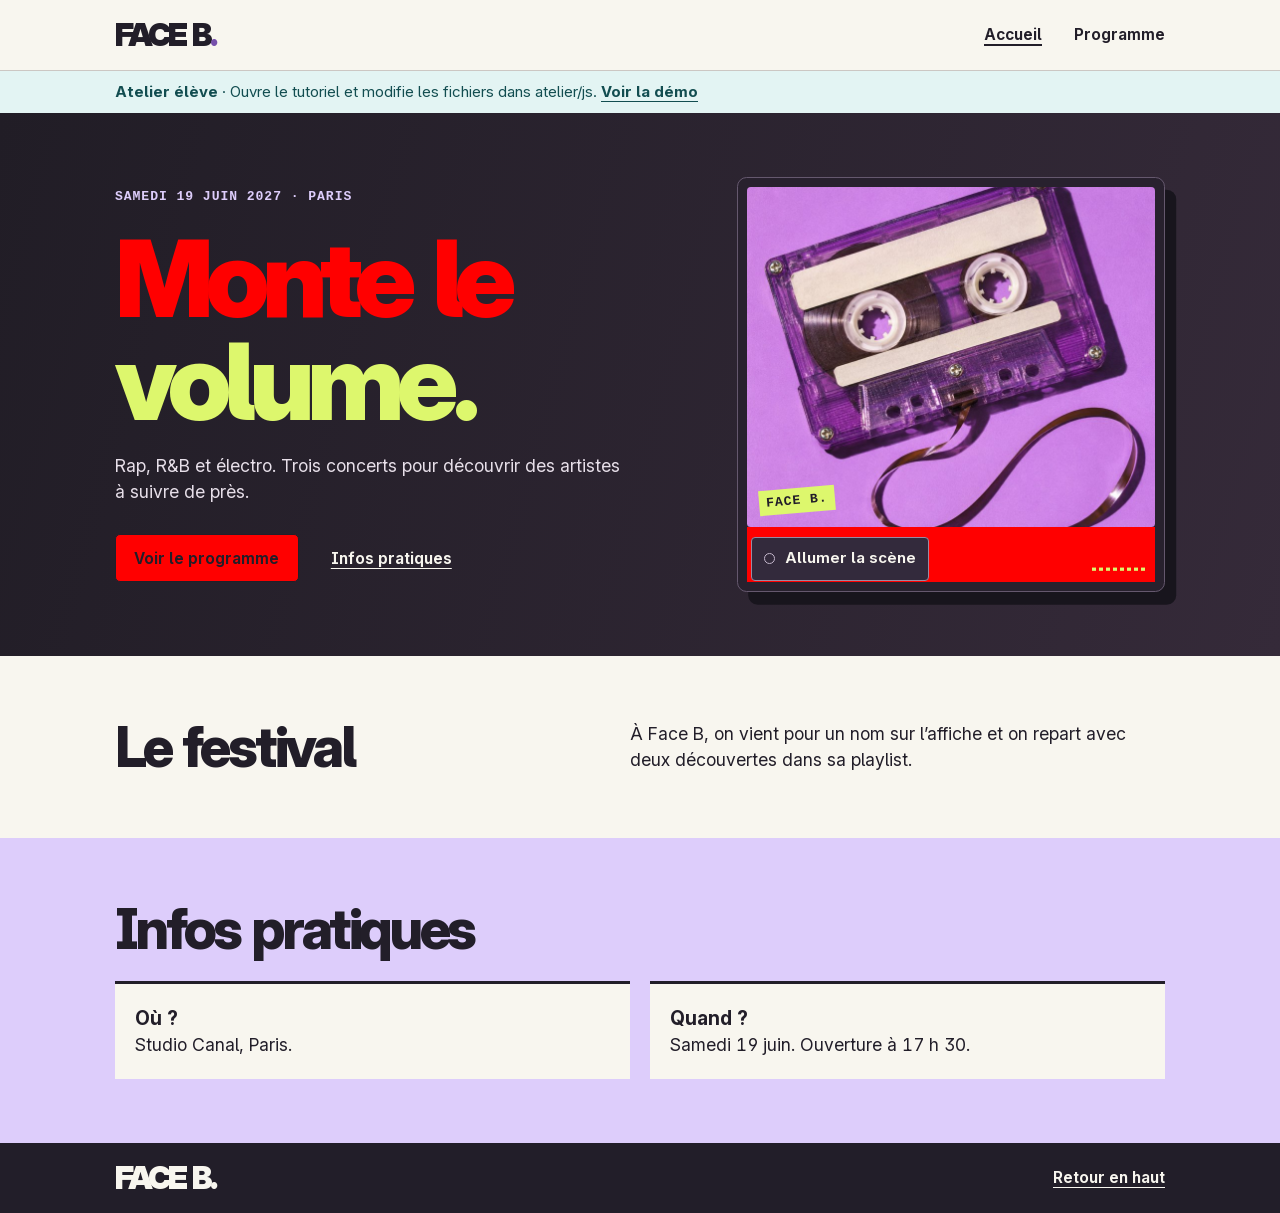
<file: index.html>
<!doctype html>
<html lang="fr">
<head>
  <meta charset="utf-8">
  <meta name="viewport" content="width=device-width, initial-scale=1">
  <title>Atelier · Accueil | Face B</title>
  <link rel="stylesheet" href="style.css">
  <script src="js/scene.js" defer></script>
</head>
<body>
  <a class="evitement" href="#contenu">Aller au contenu</a>
  <header id="haut">
    <div class="conteneur barre">
      <a class="marque" href="index.html" aria-label="Face B, accueil">FACE B<span>.</span></a>
      <nav aria-label="Menu principal">
        <a href="index.html" aria-current="page">Accueil</a>
        <a href="programme.html">Programme</a>
      </nav>
    </div>
  </header>
  <main id="contenu">
    <div class="bande-atelier"><div class="conteneur"><strong>Atelier élève</strong> · Ouvre le tutoriel et modifie les fichiers dans atelier/js. <a href="../index.html">Voir la démo</a></div></div>
    <!-- Bloc scène : début -->
    <section class="hero" id="scene">
      <div class="conteneur couverture">
        <div class="intro">
          <p class="repere">Samedi 19 juin 2027 · Paris</p>
          <h1>Monte le<br><em>volume.</em></h1>
          <p>Rap, R&amp;B et électro. Trois concerts pour découvrir des artistes à suivre de près.</p>
          <div class="actions">
            <a class="bouton principal" href="programme.html">Voir le programme</a>
            <a href="#infos">Infos pratiques</a>
          </div>
        </div>
        <figure class="platine">
          <div class="pochette">
            <img src="assets/cassette.jpg" width="820" height="820" alt="Cassette audio violette, ruban déroulé">
            <div class="faisceau" aria-hidden="true"></div>
            <span class="etiquette">FACE B.</span>
          </div>
          <figcaption>
            <button id="interrupteur" class="interrupteur" type="button" aria-pressed="false">
              <span class="voyant" aria-hidden="true"></span>
              <span id="libelle-scene">Allumer la scène</span>
            </button>
            <span class="niveaux" aria-hidden="true"><i></i><i></i><i></i><i></i><i></i><i></i><i></i><i></i></span>
          </figcaption>
          <div role="status" id="essai-scene" class="retour-essai"></div>
        </figure>
      </div>
    </section>
    <!-- Bloc scène : fin -->
    <section class="presentation">
      <div class="conteneur bloc-editorial">
        <h2>Le festival</h2>
        <p>À Face B, on vient pour un nom sur l’affiche et on repart avec deux découvertes dans sa playlist.</p>
      </div>
    </section>
    <section class="lilas" id="infos">
      <div class="conteneur">
        <h2>Infos pratiques</h2>
        <div class="cartes">
          <div class="carte"><h3>Où ?</h3><p>Studio Canal, Paris.</p></div>
          <div class="carte"><h3>Quand ?</h3><p>Samedi 19 juin. Ouverture à 17 h 30.</p></div>
        </div>
      </div>
    </section>
  </main>
  <footer>
    <div class="conteneur barre"><p class="marque">FACE B.</p><a href="#haut">Retour en haut</a></div>
  </footer>
</body>
</html>
</file>
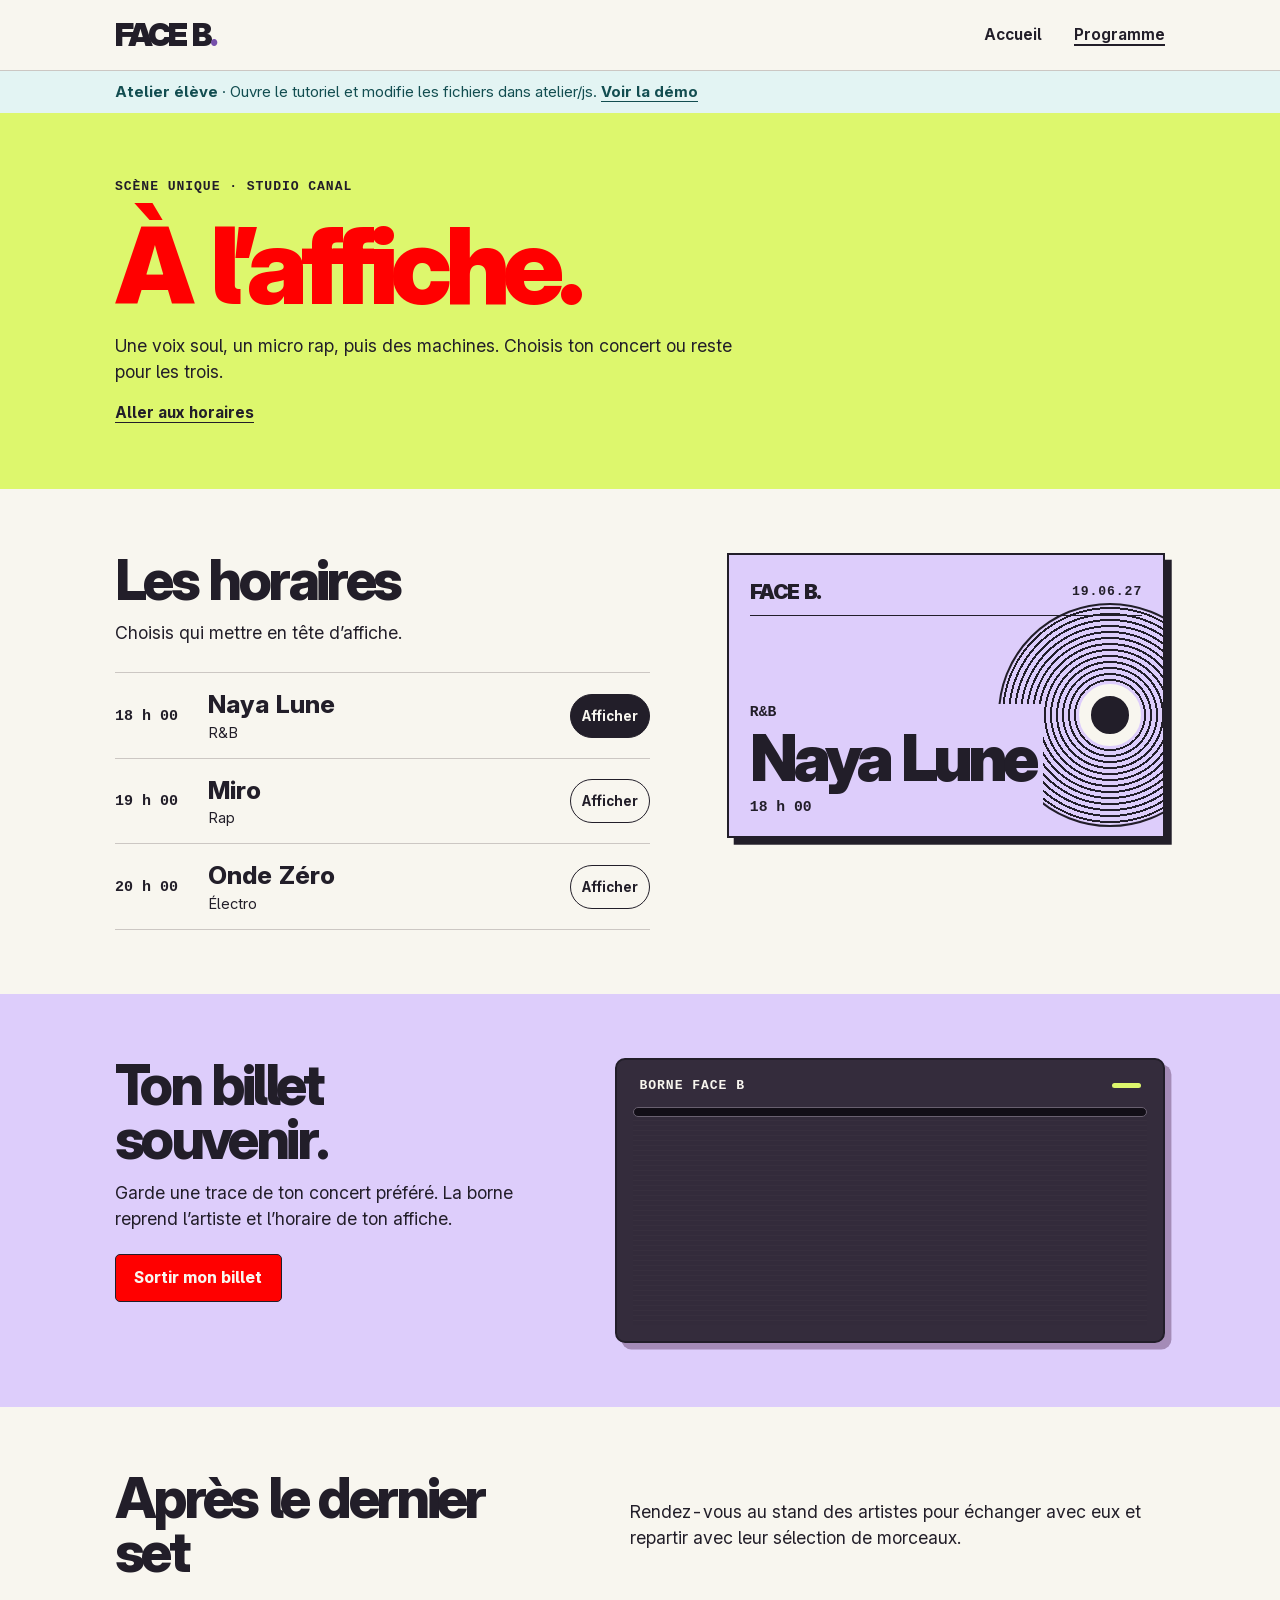
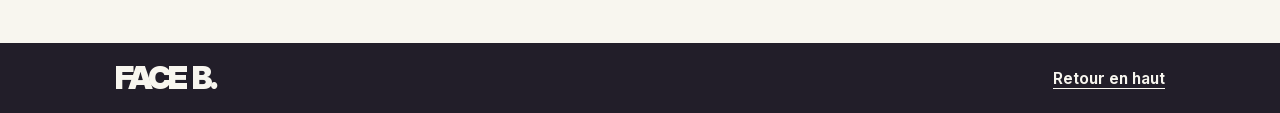
<file: programme.html>
<!doctype html>
<html lang="fr">
<head>
  <meta charset="utf-8">
  <meta name="viewport" content="width=device-width, initial-scale=1">
  <title>Atelier · Programme | Face B</title>
  <link rel="stylesheet" href="style.css">
  <script src="js/affiche.js" defer></script>
  <script src="js/billet.js" defer></script>
</head>
<body>
  <a class="evitement" href="#contenu">Aller au contenu</a>
  <header id="haut">
    <div class="conteneur barre">
      <a class="marque" href="index.html" aria-label="Face B, accueil">FACE B<span>.</span></a>
      <nav aria-label="Menu principal">
        <a href="index.html">Accueil</a>
        <a href="programme.html" aria-current="page">Programme</a>
      </nav>
    </div>
  </header>
  <main id="contenu">
    <div class="bande-atelier"><div class="conteneur"><strong>Atelier élève</strong> · Ouvre le tutoriel et modifie les fichiers dans atelier/js. <a href="../programme.html">Voir la démo</a></div></div>
    <section class="citron">
      <div class="conteneur">
        <p class="repere">Scène unique · Studio Canal</p>
        <h1>À l’affiche.</h1>
        <p>Une voix soul, un micro rap, puis des machines. Choisis ton concert ou reste pour les trois.</p>
        <a class="lien-horaires" href="#horaires">Aller aux horaires</a>
      </div>
    </section>
    <!-- Bloc horaires + borne : début -->
    <section id="horaires">
      <div class="conteneur grille-programme">
        <div>
          <h2>Les horaires</h2>
          <p class="aide">Choisis qui mettre en tête d’affiche.</p>
          <div role="status" id="essai-affiche" class="retour-essai"></div>
          <div class="horaires">
            <p class="concert" data-visuel="lune">
              <strong>18 h 00</strong> <span class="artiste">Naya Lune</span> <small>R&amp;B</small>
              <button class="choisir" type="button" aria-label="Afficher Naya Lune" aria-pressed="true">Afficher</button>
            </p>
            <p class="concert" data-visuel="miro">
              <strong>19 h 00</strong> <span class="artiste">Miro</span> <small>Rap</small>
              <button class="choisir" type="button" aria-label="Afficher Miro" aria-pressed="false">Afficher</button>
            </p>
            <p class="concert" data-visuel="onde">
              <strong>20 h 00</strong> <span class="artiste">Onde Zéro</span> <small>Électro</small>
              <button class="choisir" type="button" aria-label="Afficher Onde Zéro" aria-pressed="false">Afficher</button>
            </p>
          </div>
        </div>
        <div class="affiche" id="affiche" data-visuel="lune" aria-live="polite" aria-atomic="true">
          <div class="bord-affiche"><b>FACE B.</b><span>19.06.27</span></div>
          <div class="disque" aria-hidden="true"></div>
          <div class="texte-affiche">
            <p id="genre-affiche">R&amp;B</p>
            <p id="artiste-affiche">Naya Lune</p>
            <p id="heure-affiche">18 h 00</p>
          </div>
        </div>
      </div>
    </section>
    <section class="lilas" id="billetterie">
      <div class="conteneur grille-billet">
        <div>
          <h2>Ton billet<br>souvenir.</h2>
          <p>Garde une trace de ton concert préféré. La borne reprend l’artiste et l’horaire de ton affiche.</p>
          <button class="bouton encre" id="sortir-billet" type="button">Sortir mon billet</button>
          <div role="status" id="essai-billet" class="retour-essai"></div>
          <p id="etat-billet" class="lecture-seule" role="status"></p>
        </div>
        <div class="imprimante">
          <div class="capot"><span>Borne Face B</span><span class="temoin" aria-hidden="true"></span></div>
          <div class="fente" aria-hidden="true"></div>
          <div id="sortie" class="sortie"></div>
        </div>
      </div>
      <template id="modele-billet">
        <article class="billet">
          <div class="talon"><strong>FACE B.</strong><span>Billet souvenir</span></div>
          <p class="nom-billet"></p>
          <p class="heure-billet"></p>
          <p class="lieu-billet">19 juin 2027 · Studio Canal, Paris</p>
          <div class="pied-billet">
            <span class="code-barres" aria-hidden="true"></span>
            <button type="button" class="retirer">Retirer le billet</button>
          </div>
        </article>
      </template>
    </section>
    <!-- Bloc horaires + borne : fin -->
    <section>
      <div class="conteneur bloc-editorial">
        <h2>Après le dernier set</h2>
        <p>Rendez-vous au stand des artistes pour échanger avec eux et repartir avec leur sélection de morceaux.</p>
      </div>
    </section>
  </main>
  <footer>
    <div class="conteneur barre"><p class="marque">FACE B.</p><a href="#haut">Retour en haut</a></div>
  </footer>
</body>
</html>
</file>
<file: style.css>
@font-face {
  font-family: Inter;
  src: url("assets/inter.woff2") format("woff2");
  font-weight: 100 900;
  font-display: swap;
}

:root {
  --encre: #221e29;
  --creme: #f8f6ef;
  --citron: #ddf76d;
  --lilas: #ddcdfb;
  --bord: #ccc7c3;
  --mono: ui-monospace, "Courier New", monospace;
}

* { box-sizing: border-box; }
body { margin: 0; font: 1.1rem/1.5 Inter, Arial, sans-serif; background: var(--creme); color: var(--encre); }
h1, h2, h3, p, figure { margin: 0; }
h1, h2 { line-height: .97; letter-spacing: -.065em; }
h1 { font-size: clamp(3.7rem, 8.3vw, 7.5rem); font-weight: 860; }
h2 { font-size: clamp(2.1rem, 5vw, 3.5rem); font-weight: 800; }
h3 { font-size: 1.2rem; }
a, button { color: inherit; }
a { text-underline-offset: .25em; }
button { font: inherit; cursor: pointer; }
:focus-visible { outline: 3px solid #a72e78; outline-offset: 4px; }
.hero :focus-visible, footer :focus-visible { outline-color: var(--citron); }
.conteneur { width: min(90%, 1050px); margin-inline: auto; }
section { padding-block: clamp(2.5rem, 5vw, 4.25rem); }
.barre, nav, .actions { display: flex; align-items: center; }
.barre { min-height: 70px; justify-content: space-between; gap: 1rem; }
nav, .actions { flex-wrap: wrap; gap: clamp(.8rem, 3vw, 2rem); }
nav a, .actions a, footer a { font-size: .96rem; font-weight: 650; }
nav a { text-decoration: none; }
nav a[aria-current="page"] { text-decoration: underline; text-decoration-thickness: 2px; }
.marque { font-size: 2rem; font-weight: 900; line-height: 1; letter-spacing: -.09em; text-decoration: none; }
.marque span { color: #7650ab; }
footer, .hero { background: var(--encre); color: var(--creme); }
header { border-bottom: 1px solid var(--bord); }
.repere, .etiquette, .bord-affiche span, .capot, .talon span, .lieu-billet {
  font-family: var(--mono); text-transform: uppercase; letter-spacing: .07em; font-size: .82rem; font-weight: 700;
}
.repere { margin-bottom: 1.1rem; }
.bouton {
  display: inline-flex; align-items: center; justify-content: center; min-height: 46px;
  padding: .7rem 1.15rem; border: 1px solid var(--encre); border-radius: 5px;
  font-size: .98rem; font-weight: 750; text-decoration: none;
}
.principal, .citron { background: var(--citron); color: var(--encre); }
.lilas { background: var(--lilas); }
.encre { background: var(--encre); color: var(--creme); }
.bouton:hover { box-shadow: 3px 3px 0 currentColor; }
.bloc-editorial, .grille-programme, .grille-billet, .couverture { display: grid; gap: clamp(1.6rem, 6vw, 5rem); align-items: center; }
.bloc-editorial { grid-template-columns: .9fr 1.1fr; }
.cartes { display: grid; grid-template-columns: 1fr 1fr; gap: 1.25rem; margin-top: 1.5rem; }
.carte { padding: 1.25rem; background: var(--creme); border-top: 3px solid var(--encre); }
.evitement, .lecture-seule { position: absolute; width: 1px; height: 1px; overflow: hidden; clip-path: inset(50%); }
.evitement:focus { width: auto; height: auto; clip-path: none; padding: .6rem; background: white; z-index: 10; }

/* Accueil · La classe .allumee pilote l’éclairage et les barres. */
.hero {
  position: relative; isolation: isolate;
  background: linear-gradient(105deg, #211d26, #352a39);
}
.hero::before {
  content: ""; position: absolute; inset: 0; z-index: -1; opacity: 0; pointer-events: none;
  background: radial-gradient(ellipse at 82% 37%, #674087, transparent 68%);
  transition: opacity .5s;
}
.couverture { grid-template-columns: 1.12fr .88fr; }
.intro h1 { margin: 1.25rem 0; }
.intro em { color: var(--citron); font-style: normal; }
.intro > p:not(.repere) { max-width: 32rem; color: #e7dfe9; }
.hero .repere { color: var(--lilas); }
.actions { margin-top: 1.8rem; }
.platine { padding: .55rem; border: 1px solid #65586e; border-radius: .6rem; background: #28212e; box-shadow: .7rem .8rem 0 #18151d; }
.pochette { position: relative; overflow: hidden; border-radius: .24rem; }
.pochette img { display: block; width: 100%; height: auto; aspect-ratio: 1.2; object-fit: cover; }
.etiquette { position: absolute; bottom: .85rem; left: .8rem; padding: .18rem .45rem; background: var(--citron); color: var(--encre); transform: rotate(-5deg); }
.faisceau {
  position: absolute; inset: -40%; opacity: 0; pointer-events: none;
  background: conic-gradient(from 135deg at 50% 8%, transparent 0deg, #e9ff8eaa 19deg, transparent 50deg);
  transform-origin: 50% 8%; transition: opacity .35s;
}
.platine figcaption { display: flex; justify-content: space-between; align-items: center; gap: .5rem; padding: .6rem .3rem .1rem; }
.interrupteur {
  display: flex; align-items: center; gap: .6rem; padding: .45rem .75rem; min-height: 44px;
  border: 1px solid #9a8aa2; border-radius: 4px; color: var(--creme); background: #332a3c; font-weight: 650; font-size: .94rem;
}
.voyant { display: inline-block; width: .68rem; height: .68rem; border: 1px solid #c5b8cd; border-radius: 50%; }
.niveaux { display: flex; align-items: end; gap: 3px; height: 1.55rem; padding-right: .35rem; }
.niveaux i { width: 4px; height: 100%; background: var(--citron); transform-origin: bottom; transform: scaleY(.13); }
.allumee::before, .allumee .faisceau { opacity: 1; }
.allumee .voyant { background: var(--citron); box-shadow: 0 0 .7rem var(--citron); }
.allumee .faisceau { animation: eclairer 2.7s ease-in-out infinite alternate; }
.allumee .niveaux i { animation: battre .65s ease-in-out infinite alternate; }
.niveaux i:nth-child(3n+1) { animation-delay: -.4s; }
.niveaux i:nth-child(3n+2) { animation-delay: -.18s; }
@keyframes eclairer { from { transform: rotate(-18deg); } to { transform: rotate(16deg); } }
@keyframes battre { from { transform: scaleY(.22); } to { transform: scaleY(.99); } }

/* Programme · Le visuel change selon data-visuel sur l’affiche. */
.citron h1 { margin-bottom: 1rem; }
.citron p:not(.repere) { max-width: 41rem; }
.lien-horaires { display: inline-block; margin-top: 1rem; font-size: .95rem; font-weight: 700; }
.grille-programme { grid-template-columns: 1.1fr .9fr; align-items: start; }
.aide { margin: .8rem 0 1.6rem; }
.concert {
  display: grid; grid-template-columns: 5rem 1fr auto; align-items: center; gap: 0 .8rem;
  border-top: 1px solid var(--bord); padding-block: 1rem; line-height: 1.25;
}
.concert:last-child { border-bottom: 1px solid var(--bord); }
.concert strong { grid-row: span 2; font: 700 .94rem var(--mono); }
.concert .artiste { font-size: clamp(1.2rem, 2.2vw, 1.55rem); font-weight: 780; }
.concert small { grid-column: 2; grid-row: 2; margin-top: .2rem; }
.choisir { grid-column: 3; grid-row: 1 / 3; min-height: 44px; padding: .4rem .7rem; border-radius: 2rem; border: 1px solid var(--encre); background: transparent; font: 700 .84rem Inter, Arial, sans-serif; }
.choisir[aria-pressed="true"] { background: var(--encre); color: var(--creme); }
.affiche {
  position: relative; isolation: isolate; overflow: hidden; min-height: 285px;
  display: flex; flex-direction: column; justify-content: space-between; gap: 2rem;
  padding: 1.3rem; background-color: var(--lilas); border: 2px solid var(--encre);
  box-shadow: .42rem .42rem 0 var(--encre); transition: background-color .4s;
}
.bord-affiche, .capot, .talon, .pied-billet { display: flex; justify-content: space-between; align-items: center; gap: .5rem; }
.bord-affiche { border-bottom: 1px solid var(--encre); padding-bottom: .5rem; }
.bord-affiche b, .talon strong { font-size: 1.3rem; font-weight: 900; letter-spacing: -.07em; }
.disque {
  position: absolute; z-index: -1; top: 17%; right: -3.7rem; width: 14rem; aspect-ratio: 1; border-radius: 50%;
  background: repeating-radial-gradient(circle, transparent 0 4px, var(--encre) 4px 6px);
  border: 2px solid var(--encre); transition: transform .6s cubic-bezier(.24,.75,.25,1);
}
.disque::after { content: ""; position: absolute; inset: 36%; border-radius: 50%; background: var(--encre); border: 12px solid var(--creme); }
.texte-affiche { align-self: flex-start; max-width: 94%; padding-right: .6rem; background: var(--lilas); transition: background-color .4s; }
#artiste-affiche { font-size: clamp(2.35rem, 5vw, 4.6rem); line-height: 1; font-weight: 880; letter-spacing: -.08em; }
#genre-affiche, #heure-affiche { font: 700 .92rem var(--mono); }
#genre-affiche { margin-bottom: .35rem; }
#heure-affiche { margin-top: .6rem; }
.affiche[data-visuel="miro"], .affiche[data-visuel="miro"] .texte-affiche { background-color: #ffab83; }
.affiche[data-visuel="miro"] .disque { transform: translate(-28%, -20%) scale(.86); }
.affiche[data-visuel="onde"], .affiche[data-visuel="onde"] .texte-affiche { background-color: var(--citron); }
.affiche[data-visuel="onde"] .disque { transform: translate(13%, 0) scale(1.5); }

/* Billetterie · Chaque nouveau billet joue l’animation à son insertion. */
.grille-billet { grid-template-columns: .87fr 1.13fr; align-items: start; }
.grille-billet p { margin-top: .85rem; max-width: 30rem; }
#sortir-billet { margin-top: 1.3rem; }
.imprimante { padding: 1rem; border-radius: 10px; background: #342c3c; border: 2px solid var(--encre); box-shadow: .4rem .4rem 0 #a48bb7; }
.capot { color: var(--creme); padding: 0 .4rem .7rem; }
.temoin { width: 1.8rem; height: .35rem; border-radius: .2rem; background: var(--citron); }
.fente { height: 10px; background: #120e17; border: 1px solid #696070; border-radius: 5px; }
.sortie { min-height: 13rem; padding: 0 .65rem .8rem; overflow: hidden; background: repeating-linear-gradient(0deg,#332b3b 0 4px,#372f3e 4px 5px); }
.billet {
  position: relative; padding: 1rem 1.1rem 1.3rem; background: var(--creme); color: var(--encre);
  animation: imprimer .52s cubic-bezier(.22,.68,.28,1) both;

}
.billet::after {
  content: ""; position: absolute; bottom: 0; left: 0; right: 0; height: 5px;
  background: linear-gradient(135deg, transparent 72%, #342c3c 73%) 0 0 / 10px 10px,
              linear-gradient(225deg, transparent 72%, #342c3c 73%) 0 0 / 10px 10px;
}
.talon { border-bottom: 1px dashed #817783; padding-bottom: .3rem; }
.billet .nom-billet { margin: .7rem 0 0; font-size: clamp(1.7rem, 4vw, 2.6rem); font-weight: 850; letter-spacing: -.07em; line-height: 1; }
.billet .heure-billet { margin: .35rem 0; font: 700 1rem var(--mono); }
.billet .lieu-billet { margin: 0 0 .8rem; text-transform: none; letter-spacing: normal; }
.pied-billet { border-top: 1px dashed #817783; padding-top: .35rem; }
.code-barres { width: 32%; height: 25px; background: repeating-linear-gradient(90deg,var(--encre) 0 2px,transparent 2px 4px,var(--encre) 4px 5px,transparent 5px 9px,var(--encre) 9px 12px,transparent 12px 14px); }
.retirer { min-height: 44px; padding: 0 .3rem; border: 0; background: transparent; font-size: .88rem; text-decoration: underline; }
@keyframes imprimer { from { transform: translateY(-103%); } to { transform: translateY(0); } }

@media (max-width: 700px) {
  .couverture, .grille-programme, .grille-billet, .bloc-editorial, .cartes { grid-template-columns: 1fr; }
  .platine { max-width: 29rem; width: 100%; }
  .pochette img { aspect-ratio: 1.5; }
  .concert { grid-template-columns: 4.4rem 1fr auto; gap: 0 .45rem; }
  .grille-programme { gap: 2rem; }
  .affiche { min-height: 230px; }
  .barre { min-height: 60px; }
  .marque { font-size: 1.7rem; }
}

@media (prefers-reduced-motion: reduce) {
  *, *::before, *::after { transition: none !important; animation: none !important; }
  .allumee .niveaux i { transform: scaleY(.72); }
  .allumee .niveaux i:nth-child(even) { transform: scaleY(.4); }
}

.bande-atelier { padding: .6rem 0; background: #e3f4f3; color: #124d50; font-size: .94rem; }
.bande-atelier a { font-weight: 700; }
.retour-essai:not(:empty) { margin-block: .6rem; padding: .55rem .7rem; background: #e3f4f3; color: #124d50; font-size: .95rem; }

h1{
  color: red;
}

.bouton:hover {
  background-color: rgb(167, 0, 0);
}


.bouton {
  background-color: red;
}

figcaption {
  background-color: red;
}
</file>
